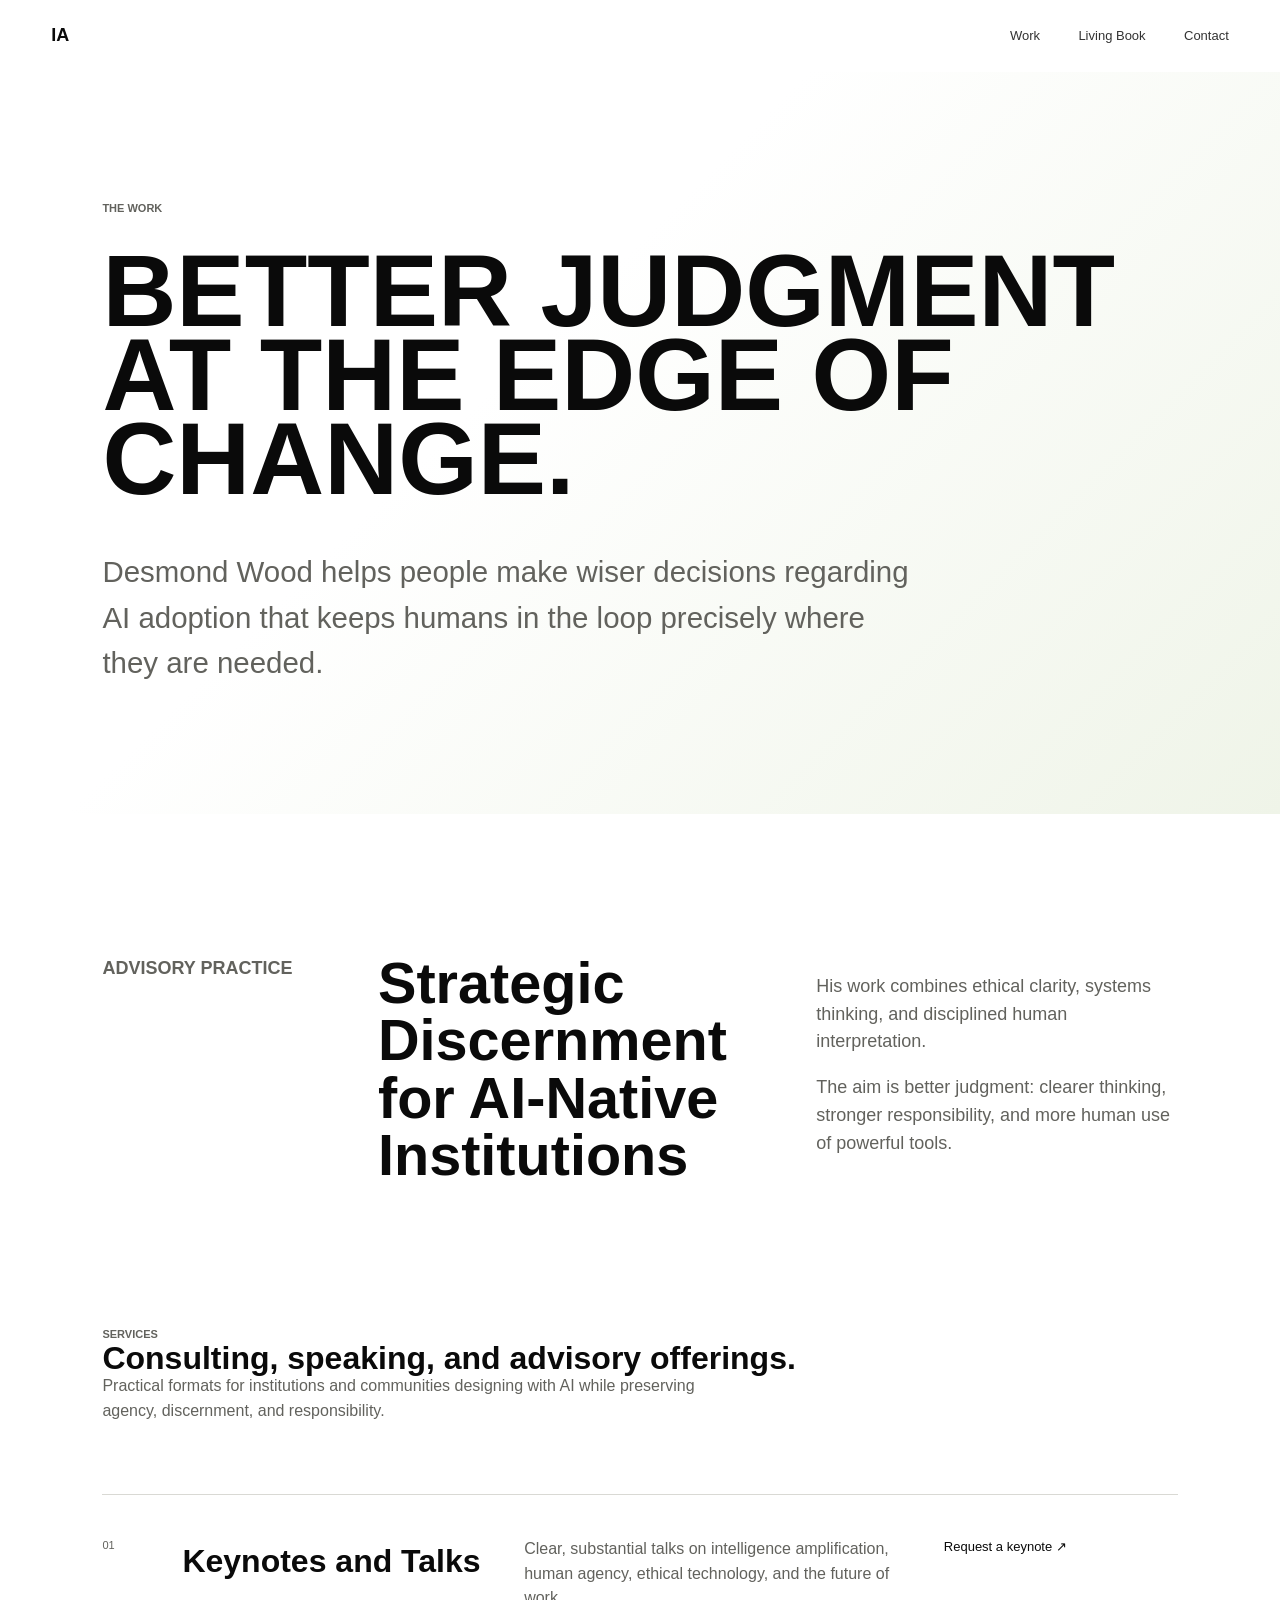
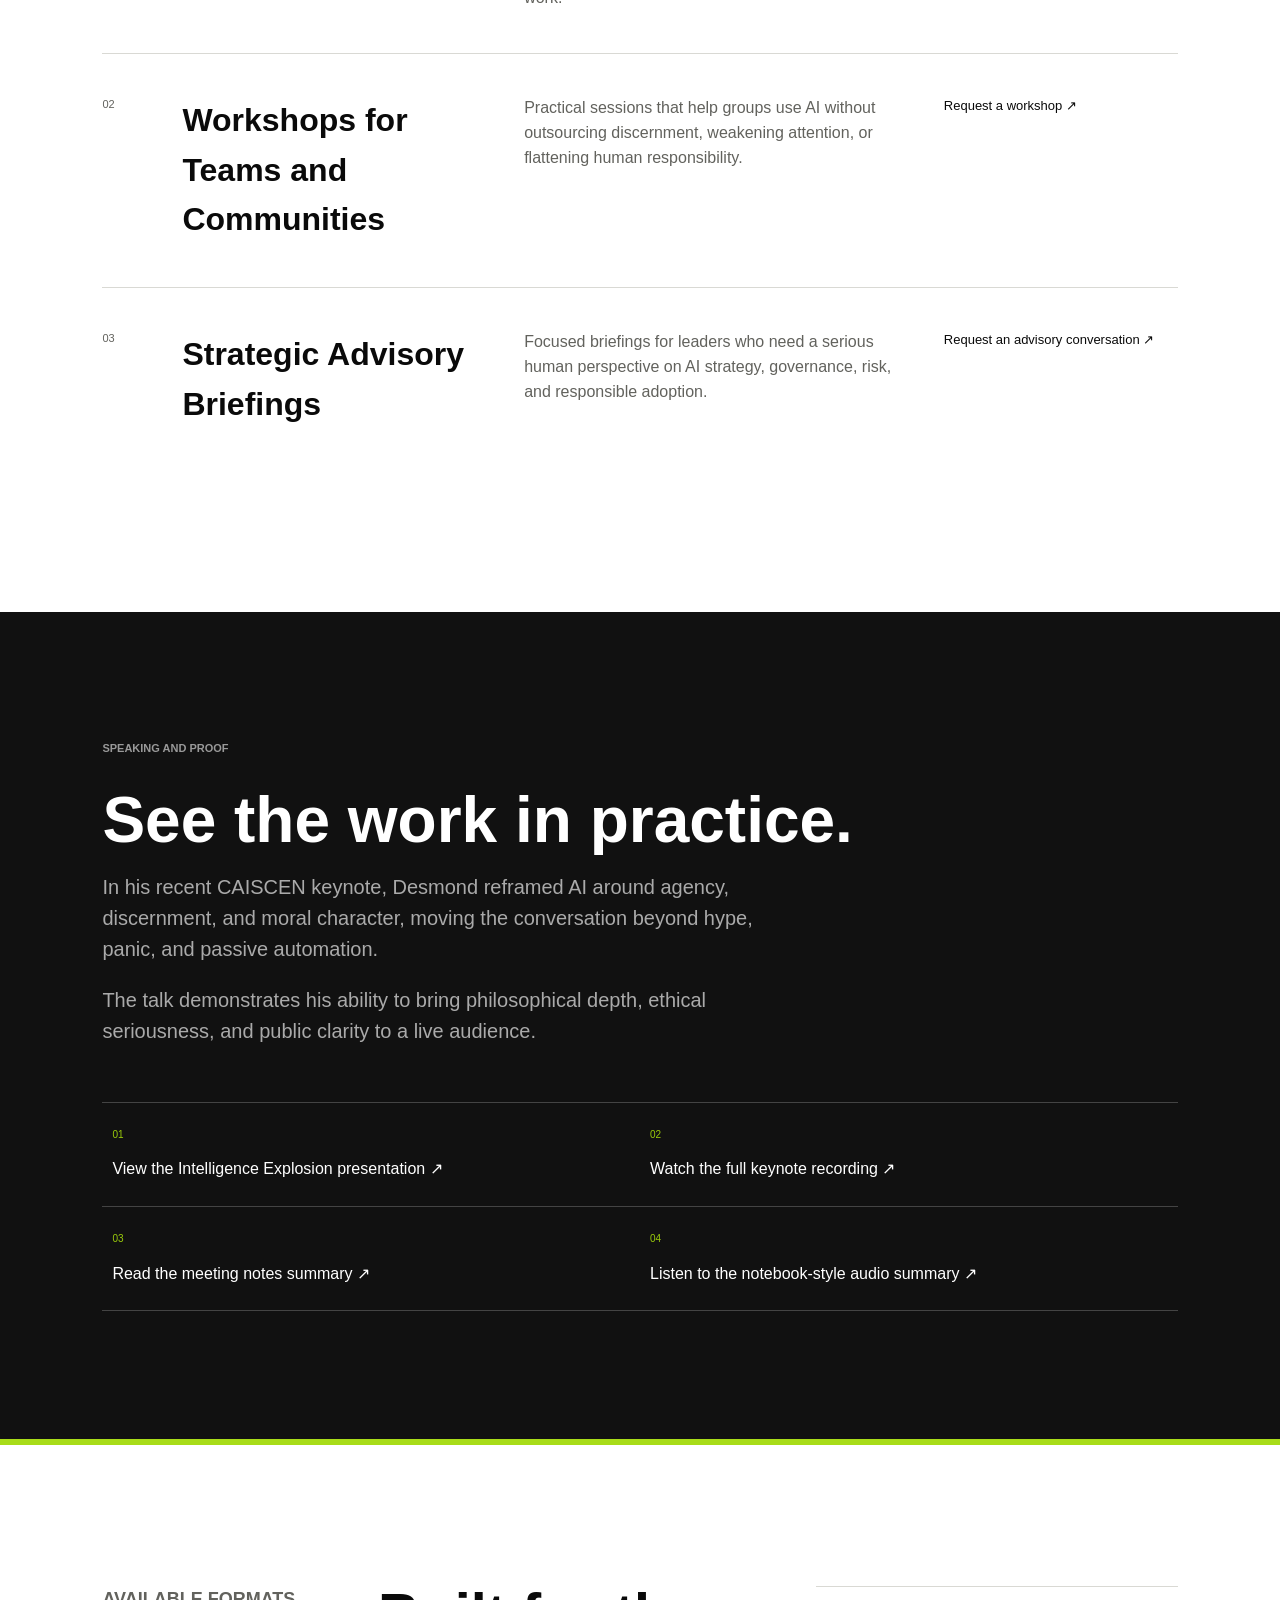
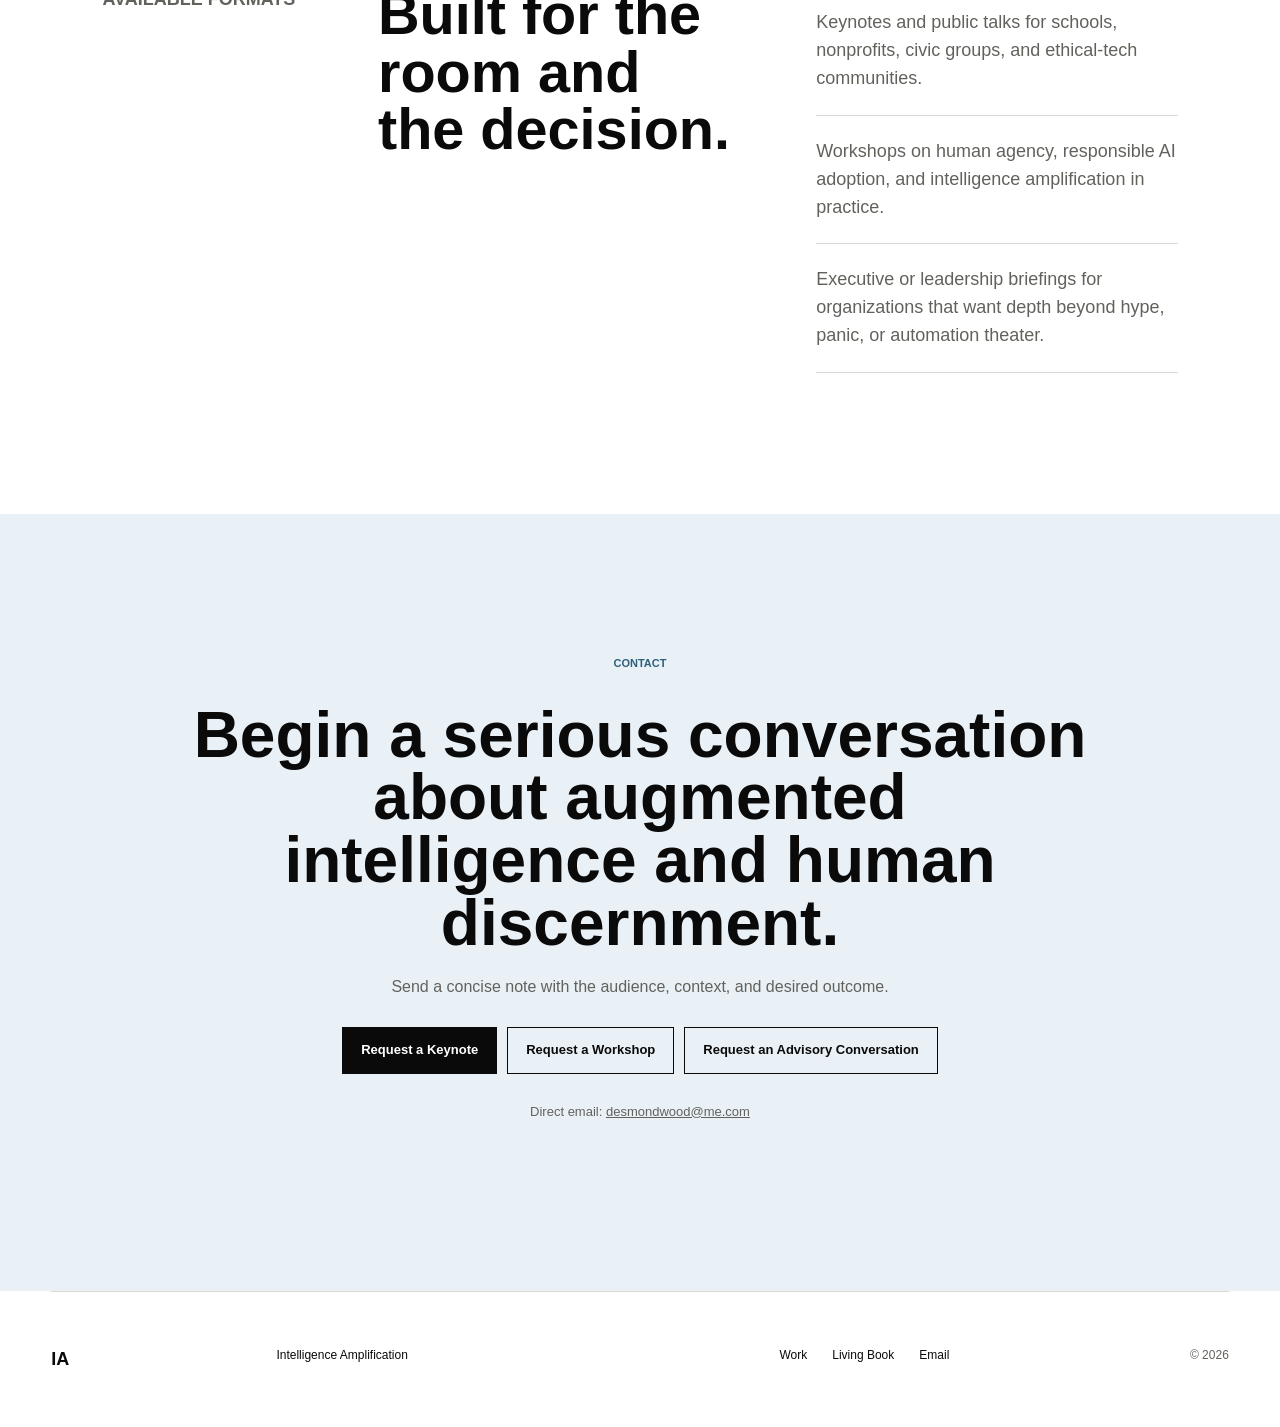
<file: work.html>
<!doctype html><html lang="en"><head><meta charset="utf-8"><meta name="viewport" content="width=device-width,initial-scale=1"><meta name="color-scheme" content="light dark"><title>Work — Intelligence Amplification</title><link rel="stylesheet" href="assets/site.css"></head><body><header class="site-header"><a class="mark" href="index.html">IA</a><nav><a href="work.html">Work</a><a href="book.html">Living Book</a><a href="index.html#contact">Contact</a></nav></header><main>
<section class="page-hero"><p class="section-number">The Work</p><h1>Better judgment<br>at the edge of change.</h1><p>Desmond Wood helps people make wiser decisions regarding AI adoption that keeps humans in the loop precisely where they are needed.</p></section>
<section class="work-intro band"><p class="section-number">Advisory Practice</p><h2>Strategic Discernment for AI-Native Institutions</h2><div><p>His work combines ethical clarity, systems thinking, and disciplined human interpretation.</p><p>The aim is better judgment: clearer thinking, stronger responsibility, and more human use of powerful tools.</p></div></section>
<section class="offer-detail band"><div class="section-heading"><p class="section-number">Services</p><h2>Consulting, speaking, and advisory offerings.</h2><p>Practical formats for institutions and communities designing with AI while preserving agency, discernment, and responsibility.</p></div><article id="keynotes"><span>01</span><h2>Keynotes and Talks</h2><p>Clear, substantial talks on intelligence amplification, human agency, ethical technology, and the future of work.</p><a href="mailto:desmondwood@me.com?subject=Request%20a%20keynote">Request a keynote ↗</a></article><article id="workshops"><span>02</span><h2>Workshops for Teams and Communities</h2><p>Practical sessions that help groups use AI without outsourcing discernment, weakening attention, or flattening human responsibility.</p><a href="mailto:desmondwood@me.com?subject=Request%20a%20workshop">Request a workshop ↗</a></article><article id="advisory"><span>03</span><h2>Strategic Advisory Briefings</h2><p>Focused briefings for leaders who need a serious human perspective on AI strategy, governance, risk, and responsible adoption.</p><a href="mailto:desmondwood@me.com?subject=Request%20an%20advisory%20conversation">Request an advisory conversation ↗</a></article></section>
<section class="proof-band case-study"><p class="section-number light">Speaking and Proof</p><h2>See the work in practice.</h2><p>In his recent CAISCEN keynote, Desmond reframed AI around agency, discernment, and moral character, moving the conversation beyond hype, panic, and passive automation.</p><p>The talk demonstrates his ability to bring philosophical depth, ethical seriousness, and public clarity to a live audience.</p><div class="resource-grid"><a href="assets/intelligence-explosion-keynote.pdf"><span>01</span>View the Intelligence Explosion presentation ↗</a><a href="https://youtu.be/TNfECISmKJQ"><span>02</span>Watch the full keynote recording ↗</a><a href="https://docs.google.com/document/d/1BhxPZacVNFe-zECSLr0Y7vsoMzNIF0_8cJvVJClNmmg/edit?usp=sharing"><span>03</span>Read the meeting notes summary ↗</a><a href="https://youtu.be/oXnfF5EYB6s"><span>04</span>Listen to the notebook-style audio summary ↗</a></div></section>
<section class="formats band"><p class="section-number">Available Formats</p><h2>Built for the room and the decision.</h2><div><p>Keynotes and public talks for schools, nonprofits, civic groups, and ethical-tech communities.</p><p>Workshops on human agency, responsible AI adoption, and intelligence amplification in practice.</p><p>Executive or leadership briefings for organizations that want depth beyond hype, panic, or automation theater.</p></div></section>
<section class="contact band"><p class="section-number">Contact</p><h2>Begin a serious conversation about augmented intelligence and human discernment.</h2><p>Send a concise note with the audience, context, and desired outcome.</p><div class="contact-options"><a class="button dark" href="mailto:desmondwood@me.com?subject=Request%20a%20keynote">Request a Keynote</a><a class="button" href="mailto:desmondwood@me.com?subject=Request%20a%20workshop">Request a Workshop</a><a class="button" href="mailto:desmondwood@me.com?subject=Request%20an%20advisory%20conversation">Request an Advisory Conversation</a></div><p class="direct-email">Direct email: <a href="mailto:desmondwood@me.com">desmondwood@me.com</a></p></section></main><footer><a class="mark" href="index.html">IA</a><p>Intelligence Amplification</p><div><a href="work.html">Work</a><a href="book.html">Living Book</a><a href="mailto:desmondwood@me.com">Email</a></div><small>© 2026</small></footer></body></html>
</file>
<file: assets/site.css>
:root{--ink:#0a0a0a;--paper:#fff;--soft:#f4f4f1;--muted:#62625d;--line:#d9d9d4;--acid:#b8ef21;--sans:-apple-system,BlinkMacSystemFont,"SF Pro Display","Helvetica Neue",Arial,sans-serif;--serif:Iowan Old Style,Baskerville,Georgia,serif}
*{box-sizing:border-box}html{scroll-behavior:smooth}body{margin:0;background:var(--paper);color:var(--ink);font-family:var(--sans);font-size:16px;line-height:1.55}a{color:inherit}.site-header{align-items:center;background:rgba(255,255,255,.88);display:flex;height:72px;justify-content:space-between;padding:0 clamp(20px,4vw,64px);position:sticky;top:0;backdrop-filter:blur(18px);z-index:20}.mark{font-size:18px;font-weight:750;text-decoration:none}.site-header nav{display:flex;gap:clamp(18px,3vw,44px)}.site-header nav a{color:#333;font-size:13px;text-decoration:none}.site-header nav a:hover{color:#000}.hero{align-items:center;display:grid;grid-template-columns:minmax(0,1.35fr) minmax(300px,.65fr);min-height:calc(100vh - 72px);overflow:hidden;padding:clamp(56px,8vw,120px) clamp(20px,4vw,64px) clamp(72px,8vw,120px)}.hero-copy{position:relative;z-index:2}.hero h1,.page-hero h1{font-size:clamp(58px,9vw,138px);font-weight:650;letter-spacing:0;line-height:.82;margin:0;text-transform:uppercase}.hero-title{font-size:clamp(25px,3vw,44px);font-weight:500;line-height:1.08;margin:44px 0 0;max-width:760px}.hero-note{color:var(--muted);font-size:18px;line-height:1.5;margin:18px 0 0;max-width:580px}.actions{align-items:center;display:flex;gap:28px;margin-top:36px}.button{border:1px solid var(--ink);display:inline-flex;font-size:13px;font-weight:650;padding:12px 18px;text-decoration:none;transition:transform .2s,background .2s}.button:hover{transform:translateY(-2px)}.button.dark{background:var(--ink);color:#fff}.text-link{font-size:14px;font-weight:600;text-decoration:none}.text-link span,.proof-band a span{color:#9acb0b}.hero-object{margin-left:-9vw;min-width:500px;pointer-events:none}.hero-object img{display:block;height:auto;width:100%;mix-blend-mode:multiply}.band{padding:clamp(84px,11vw,170px) clamp(20px,8vw,128px)}.section-number{color:var(--muted);font-size:11px;font-weight:650;margin:0 0 32px;text-transform:uppercase}.statement{background:var(--soft);display:grid;gap:48px;grid-template-columns:.55fr 1.2fr 1fr}.statement h2,.section-heading h2,.book-copy h2,.contact h2,.proof-band h2{font-size:clamp(40px,5vw,74px);font-weight:570;line-height:.98;margin:0}.large-copy{font-size:clamp(20px,2.2vw,31px);line-height:1.34;margin:0}.work-preview{display:grid;gap:8vw;grid-template-columns:.65fr 1.35fr}.section-heading h2{font-size:clamp(38px,4.5vw,68px)}.offer-list{border-top:1px solid var(--line)}.offer-list a{align-items:center;border-bottom:1px solid var(--line);display:grid;gap:20px;grid-template-columns:42px .75fr 1fr;padding:28px 0;text-decoration:none;transition:padding .2s}.offer-list a:hover{padding-left:10px}.offer-list span{color:var(--muted);font-size:11px}.offer-list strong{font-size:23px;font-weight:550}.offer-list em{color:var(--muted);font-size:14px;font-style:normal}.proof-band{background:#111;color:#fff;padding:clamp(80px,10vw,150px) clamp(20px,8vw,128px)}.section-number.light{color:#999}.proof-band blockquote{font-size:clamp(42px,6.5vw,96px);font-weight:520;letter-spacing:0;line-height:1.02;margin:0;max-width:1200px}.proof-band>a,.proof-links a{display:inline-block;font-size:13px;margin-top:46px;text-decoration:none}.book-preview{align-items:center;display:grid;gap:10vw;grid-template-columns:.8fr 1.2fr}.book-object{aspect-ratio:4/5;background:#0b0b0b;box-shadow:0 35px 75px rgba(0,0,0,.22);color:white;display:grid;max-width:420px;padding:9%;transform:perspective(1100px) rotateY(7deg) rotateX(2deg)}.book-object>div{align-content:space-between;border:1px solid #444;display:grid;padding:10%}.book-object span{font-size:clamp(64px,9vw,140px);font-weight:700;line-height:.8}.book-object small{font-size:10px;line-height:1.3}.book-copy p:not(.section-number){color:var(--muted);font-family:var(--serif);font-size:21px;max-width:600px}.book-copy .button{margin-top:22px}.contact{text-align:center}.contact h2{margin:auto;max-width:900px}.contact>p:not(.section-number){color:var(--muted);margin:20px auto 28px}.page-hero{padding:clamp(80px,10vw,150px) clamp(20px,8vw,128px)}.page-hero h1{font-size:clamp(55px,8vw,116px)}.page-hero>p:last-child{color:var(--muted);font-size:clamp(20px,2.3vw,32px);margin:48px 0 0;max-width:820px}.offer-detail{padding-top:0}.offer-detail article{align-items:start;border-top:1px solid var(--line);display:grid;gap:30px;grid-template-columns:50px .8fr 1fr .6fr;padding:42px 0;scroll-margin-top:100px}.offer-detail article>span{color:var(--muted);font-size:11px}.offer-detail h2{font-size:32px;font-weight:550;margin:0}.offer-detail p{color:var(--muted);margin:0}.offer-detail a{font-size:13px;text-decoration:none}.case-study h2{max-width:800px}.case-study>p:not(.section-number){color:#aaa;font-size:20px;max-width:700px}.proof-links{display:flex;gap:30px}.book-page{padding:0 clamp(20px,8vw,128px)}.book-hero{align-items:center;display:grid;gap:10vw;grid-template-columns:.65fr 1.35fr;min-height:calc(100vh - 72px);padding:70px 0}.book-hero h1{font-family:var(--serif);font-size:clamp(44px,6vw,88px);font-weight:500;line-height:1;margin:0}.book-hero>div:last-child>p:not(.section-number){color:var(--muted);font-size:19px;max-width:590px}.chapter-index{border-top:1px solid var(--line);display:grid;grid-template-columns:repeat(3,1fr);padding:60px 0}.chapter-index a{border-bottom:1px solid var(--line);display:grid;font-family:var(--serif);font-size:18px;gap:14px;grid-template-columns:28px 1fr;padding:20px 12px;text-decoration:none}.chapter-index span{color:var(--muted);font-family:var(--sans);font-size:10px}.chapters{margin:auto;max-width:880px}.chapters section{border-top:1px solid var(--line);padding:clamp(90px,12vw,170px) 0;scroll-margin-top:90px}.chapters h2{font-family:var(--serif);font-size:clamp(45px,6vw,80px);font-weight:500;line-height:1;margin:0}.chapters p{font-family:var(--serif);font-size:20px;line-height:1.75;max-width:720px}.chapters .chapter-lead{font-size:clamp(24px,3vw,36px);line-height:1.38;margin:44px 0}.chapters .formula{background:var(--acid);font-family:var(--sans);font-size:clamp(25px,4vw,48px);font-weight:650;max-width:none;padding:38px}.reading-progress{height:2px;left:0;position:fixed;right:0;top:0;z-index:40}.reading-progress span{background:var(--acid);display:block;height:100%;transform-origin:left;width:100%}.reader-trigger{align-items:center;background:#111;border:0;bottom:18px;color:#fff;display:flex;font:600 11px var(--sans);gap:18px;left:50%;opacity:0;padding:8px 8px 8px 14px;pointer-events:none;position:fixed;transform:translate(-50%,14px);transition:.2s;z-index:31}.reader-trigger.is-useful{opacity:1;pointer-events:auto;transform:translate(-50%,0)}.reader-trigger-label{max-width:250px;overflow:hidden;text-overflow:ellipsis;white-space:nowrap}.reader-trigger-action{background:var(--acid);color:#111;padding:7px 10px}.reader-scrim{background:#0004;border:0;inset:0;opacity:0;pointer-events:none;position:fixed;z-index:32}.reader-scrim.is-open{opacity:1;pointer-events:auto}.reader-panel{background:#fff;bottom:0;max-width:420px;overflow:auto;padding:26px;position:fixed;right:0;top:0;transform:translateX(102%);transition:.3s;width:calc(100% - 28px);z-index:33}.reader-panel.is-open{transform:none}.reader-panel-head{display:flex;font-size:12px;font-weight:650;justify-content:space-between}.reader-panel button{background:0;border:0}.reader-panel ol{list-style:none;margin:30px 0;padding:0}.reader-panel li a{border-bottom:1px solid var(--line);display:grid;font-family:var(--serif);gap:12px;grid-template-columns:25px 1fr;padding:14px 0;text-decoration:none}.reader-panel li a span{color:var(--muted);font:10px var(--sans)}.reader-panel li.is-active a{font-weight:700}.reader-top-link{font-size:12px}footer{align-items:start;border-top:1px solid var(--line);display:grid;gap:40px;grid-template-columns:.4fr 1fr .8fr auto;margin:0 clamp(20px,4vw,64px);padding:54px 0}footer p,footer a,footer small{font-size:12px;margin:0}footer>div{display:flex;gap:25px}footer>div a{text-decoration:none}footer small{color:var(--muted)}
@media(max-width:760px){.site-header{height:60px}.site-header nav{gap:16px}.site-header nav a{font-size:11px}.hero{display:block;min-height:auto;padding-top:80px}.hero h1{font-size:clamp(46px,14vw,74px)}.hero-title{font-size:27px;margin-top:32px}.hero-object{margin:-20px -45% 0 20%;min-width:450px}.statement,.work-preview,.book-preview,.book-hero{grid-template-columns:1fr}.statement{gap:34px}.offer-list{margin-top:40px}.offer-list a{grid-template-columns:30px 1fr}.offer-list em{grid-column:2}.proof-band blockquote{font-size:40px}.book-object{margin:auto;width:min(80vw,360px)}.offer-detail article{grid-template-columns:30px 1fr}.offer-detail article p,.offer-detail article a{grid-column:2}.chapter-index{grid-template-columns:1fr}.book-hero{padding:80px 0}.book-hero>div:last-child{order:-1}footer{grid-template-columns:1fr 1fr}footer>div{flex-direction:column;gap:6px}.actions{align-items:flex-start;flex-direction:column}.reader-trigger-label{max-width:170px}}
@media(prefers-reduced-motion:reduce){html{scroll-behavior:auto}*{transition:none!important}}
@media(max-width:760px){.hero h1{font-size:clamp(34px,9.2vw,42px)}}

/* Color is used as editorial atmosphere, while typography remains neutral. */
:root{--blue-wash:#e9f1f7;--green-wash:#eff4e8;--coral-wash:#f7e8e1;--signal:#a8dc19;--blue:#2d607b;--coral:#c85f43}
.hero{background:linear-gradient(110deg,#fff 0%,#fff 58%,#f0f6f8 100%)}
.hero-title::selection,.hero-note::selection,h1::selection,h2::selection,p::selection{background:var(--signal);color:var(--ink)}
.statement{background:var(--blue-wash)}
.statement .section-number{color:var(--blue)}
.work-preview{background:linear-gradient(180deg,#fff 0%,var(--green-wash) 100%)}
.work-preview .section-number{color:#53721f}
.offer-list a:hover strong,.offer-list a:focus strong{color:#53721f}
.proof-band{border-bottom:6px solid var(--signal)}
.book-preview{background:#fff}
.book-object{box-shadow:18px 28px 0 var(--blue-wash),0 38px 80px rgba(0,0,0,.18)}
.book-copy .section-number,.book-hero .section-number{color:var(--blue)}
.contact{background:var(--coral-wash)}
.contact .section-number{color:var(--coral)}
.contact .button.dark:hover,.contact .button.dark:focus{background:var(--coral);border-color:var(--coral)}
.page-hero{background:linear-gradient(135deg,#fff 40%,var(--green-wash))}
.book-hero{background:linear-gradient(120deg,#fff 35%,var(--blue-wash));margin:0 clamp(-128px,-8vw,-20px);padding-left:clamp(20px,8vw,128px);padding-right:clamp(20px,8vw,128px)}
.chapter-index a:hover,.chapter-index a:focus{background:var(--blue-wash)}
.chapters section:nth-child(3n+1) .section-number{color:var(--blue)}
.chapters section:nth-child(3n+2) .section-number{color:#53721f}
.chapters section:nth-child(3n) .section-number{color:var(--coral)}
.text-link:hover,.text-link:focus,.proof-band a:hover,.proof-band a:focus{color:var(--blue)}
@media(max-width:760px){.hero{background:linear-gradient(180deg,#fff 0%,#fff 68%,#f0f6f8 100%)}.book-hero{margin-inline:-20px;padding-inline:20px}.book-object{box-shadow:10px 16px 0 var(--blue-wash),0 28px 60px rgba(0,0,0,.16)}}
.book-cover{aspect-ratio:2/3;box-shadow:18px 28px 0 #dce8ee,0 38px 80px rgba(16,28,36,.2);display:block;height:auto;max-width:420px;object-fit:cover;transform:perspective(1100px) rotateY(3deg);width:100%}
.book-preview{background:linear-gradient(120deg,#fff 50%,#edf4f6)}
@media(max-width:760px){.book-cover{margin:auto;max-width:340px;box-shadow:10px 16px 0 #dce8ee,0 28px 60px rgba(16,28,36,.18);transform:none}}
.work-intro,.formats{display:grid;gap:6vw;grid-template-columns:.55fr 1fr 1fr}.work-intro h2,.formats h2{font-size:clamp(38px,4.5vw,68px);font-weight:570;line-height:1;margin:0}.work-intro p,.formats p{color:var(--muted);font-size:18px}.offer-detail>.section-heading{margin-bottom:70px;max-width:850px}.offer-detail>.section-heading>p:last-child{color:var(--muted);max-width:600px}.resource-grid{border-top:1px solid #444;display:grid;grid-template-columns:1fr 1fr;margin-top:55px}.resource-grid a{border-bottom:1px solid #444;display:grid;gap:15px;margin:0;padding:24px 10px;text-decoration:none}.resource-grid span{color:var(--signal);font-size:10px}.formats>div{border-top:1px solid var(--line)}.formats>div p{border-bottom:1px solid var(--line);margin:0;padding:22px 0}.contact-options{display:flex;flex-wrap:wrap;gap:10px;justify-content:center}.direct-email{font-size:13px!important;margin-top:28px!important}.chapters section p:not(.section-number):not(.chapter-lead):not(.formula){max-width:760px}
@media(max-width:760px){.work-intro,.formats{grid-template-columns:1fr}.resource-grid{grid-template-columns:1fr}.contact-options{align-items:center;flex-direction:column}}

@media(prefers-color-scheme:dark){
  :root{
    color-scheme:dark;
    --ink:#f2f3ef;
    --paper:#0d0f10;
    --soft:#171a1b;
    --muted:#a7acab;
    --line:#34393a;
    --acid:#b9ee37;
    --blue-wash:#14242c;
    --green-wash:#18231b;
    --coral-wash:#2b1d1a;
    --signal:#b9ee37;
    --blue:#91c6df;
    --coral:#f09a7d;
  }
  body{background:var(--paper);color:var(--ink)}
  .site-header{background:rgba(13,15,16,.86);border-bottom:1px solid rgba(255,255,255,.05)}
  .site-header nav a{color:#c8ccca}
  .site-header nav a:hover,.site-header nav a:focus{color:#fff}
  .button.dark{background:var(--ink);color:var(--paper)}
  .button:not(.dark):hover,.button:not(.dark):focus{background:rgba(255,255,255,.07)}
  .hero{background:linear-gradient(110deg,#0d0f10 0%,#0d0f10 58%,#142128 100%)}
  .hero-object img{filter:invert(1) hue-rotate(180deg);mix-blend-mode:screen;opacity:.88}
  .statement{background:var(--blue-wash)}
  .work-preview{background:linear-gradient(180deg,var(--paper) 0%,var(--green-wash) 100%)}
  .work-preview .section-number,.offer-list a:hover strong,.offer-list a:focus strong,.chapters section:nth-child(3n+2) .section-number{color:#a9cb76}
  .proof-band{background:#090b0b;color:#f5f5f0}
  .section-number.light{color:#a4a7a5}
  .case-study>p:not(.section-number){color:#b7bbba}
  .book-preview{background:linear-gradient(120deg,var(--paper) 42%,#132028)}
  .book-cover{box-shadow:18px 28px 0 #1b303b,0 38px 80px rgba(0,0,0,.48)}
  .contact{background:var(--coral-wash)}
  .page-hero{background:linear-gradient(135deg,var(--paper) 40%,var(--green-wash))}
  .book-hero{background:linear-gradient(120deg,var(--paper) 35%,var(--blue-wash))}
  .chapter-index a:hover,.chapter-index a:focus{background:var(--blue-wash)}
  .chapters .formula{color:#111}
  .reader-trigger{background:#f1f2ee;color:#111}
  .reader-trigger-action{color:#111}
  .reader-scrim{background:rgba(0,0,0,.62)}
  .reader-panel{background:#121516;color:var(--ink)}
  .resource-grid{border-color:#444}
  .resource-grid a{border-color:#444}
  .hero-title::selection,.hero-note::selection,h1::selection,h2::selection,p::selection{color:#111}
}
@media(prefers-color-scheme:dark) and (max-width:760px){
  .hero{background:linear-gradient(180deg,#0d0f10 0%,#0d0f10 68%,#142128 100%)}
  .book-cover{box-shadow:10px 16px 0 #1b303b,0 28px 60px rgba(0,0,0,.44)}
}

/* A familiar highlighter yellow, intentionally distinct from the IA signal green. */
.chapters .formula{background:#ffeb3b;color:#111}

/* The closing invitation echoes the same calm blue field as the opening premise. */
.contact{background:var(--blue-wash)}
.contact .section-number{color:var(--blue)}
.contact .button.dark:hover,.contact .button.dark:focus{background:var(--blue);border-color:var(--blue)}

/* Frontier-agent framework: editorial bands built from the site's existing visual grammar. */
.framework{background:var(--paper);display:grid;gap:clamp(64px,8vw,120px);grid-template-columns:minmax(0,.8fr) minmax(0,1.2fr)}
.framework-heading{max-width:660px}
.framework-heading h2,.outcomes h2{font-size:clamp(40px,5vw,74px);font-weight:570;line-height:.98;margin:0}
.framework-heading>p:last-child,.operating-model .section-heading>p:last-child{color:var(--muted);font-size:18px;max-width:600px}
.framework blockquote{border-left:3px solid var(--signal);font-size:clamp(27px,3.5vw,48px);font-weight:560;grid-column:1;line-height:1.12;margin:0;padding-left:28px}
.benchmark-list{border-top:1px solid var(--line);grid-column:2;grid-row:1/span 2}
.benchmark-list article{border-bottom:1px solid var(--line);display:grid;gap:24px;grid-template-columns:40px 1fr;padding:34px 0}
.benchmark-list article>span{color:var(--muted);font-size:11px;padding-top:8px}
.benchmark-list h3{font-size:clamp(25px,2.5vw,38px);font-weight:560;line-height:1.05;margin:0}
.benchmark-list p{color:var(--muted);font-size:16px;margin:12px 0 0;max-width:720px}
.benchmark-kicker{color:var(--blue)!important;font-size:10px!important;font-weight:700;margin:0 0 12px!important;text-transform:uppercase}
.capability-test{background:#111;color:#fff}
.capability-test>h2{font-size:clamp(32px,4.5vw,62px);font-weight:620;line-height:1;margin:0 0 clamp(58px,7vw,96px);text-align:center}
.question-comparison{display:grid;gap:clamp(46px,8vw,120px);grid-template-columns:1fr 1fr}
.question-comparison>div+div{border-left:1px solid #444;padding-left:clamp(32px,5vw,80px)}
.question-comparison span{color:#aaa;font-size:11px;font-weight:650;text-transform:uppercase}
.question-comparison p{font-size:clamp(27px,3.5vw,48px);font-weight:520;line-height:1.12;margin:24px 0 0}
.question-comparison>div:last-child span{color:#91c6df}
.operating-model{display:grid;gap:8vw;grid-template-columns:.72fr 1.28fr}
.role-columns{border-top:1px solid var(--line);display:grid;grid-template-columns:1fr 1fr}
.role-columns section{padding:30px 28px 0 0}
.role-columns section+section{border-left:1px solid var(--line);padding-left:28px}
.role-columns h3{font-size:24px;font-weight:560;margin:0 0 24px}
.role-columns ul,.outcomes ul{list-style:none;margin:0;padding:0}
.role-columns li{border-top:1px solid var(--line);font-size:15px;padding:12px 0}
.outcomes{background:var(--blue-wash);display:grid;gap:8vw;grid-template-columns:.8fr 1.2fr}
.outcomes ul{border-top:1px solid var(--line)}
.outcomes li{border-bottom:1px solid var(--line);font-size:clamp(17px,1.8vw,24px);padding:17px 0}
.practice{display:grid;gap:8vw;grid-template-columns:.65fr 1.35fr}
.practice .section-heading>p:last-child{color:var(--muted);font-size:18px;max-width:520px}
.project-list{border-top:1px solid var(--line)}
.project-list a{align-items:start;border-bottom:1px solid var(--line);display:grid;gap:24px;grid-template-columns:40px 1fr auto;padding:34px 0;text-decoration:none;transition:padding .2s}
.project-list a:hover,.project-list a:focus-visible{padding-left:10px}
.project-list a:focus-visible{outline:2px solid var(--blue);outline-offset:6px}
.project-list span{color:var(--muted);font-size:11px;padding-top:7px}
.project-list strong{font-size:clamp(25px,2.5vw,38px);font-weight:560;line-height:1.05}
.project-list p{color:var(--muted);font-size:16px;margin:12px 0 0;max-width:680px}
.project-list em{color:var(--blue);font-size:11px;font-style:normal;font-weight:650;padding-top:8px;text-transform:uppercase;white-space:nowrap}
@media(max-width:760px){
  .framework,.operating-model,.outcomes,.practice{grid-template-columns:1fr}
  .framework blockquote,.benchmark-list{grid-column:1;grid-row:auto}
  .question-comparison{grid-template-columns:1fr}
  .question-comparison>div+div{border-left:0;border-top:1px solid #444;padding-left:0;padding-top:42px}
  .role-columns{grid-template-columns:1fr}
  .role-columns section{padding-right:0}
  .role-columns section+section{border-left:0;border-top:1px solid var(--line);margin-top:38px;padding-left:0;padding-top:38px}
  .project-list a{grid-template-columns:30px 1fr}
  .project-list em{grid-column:2;padding-top:0;white-space:normal}
}
@media(prefers-color-scheme:dark){
  .capability-test{background:#090b0b}
  .question-comparison>div:last-child span{color:var(--blue)}
}
</file>
